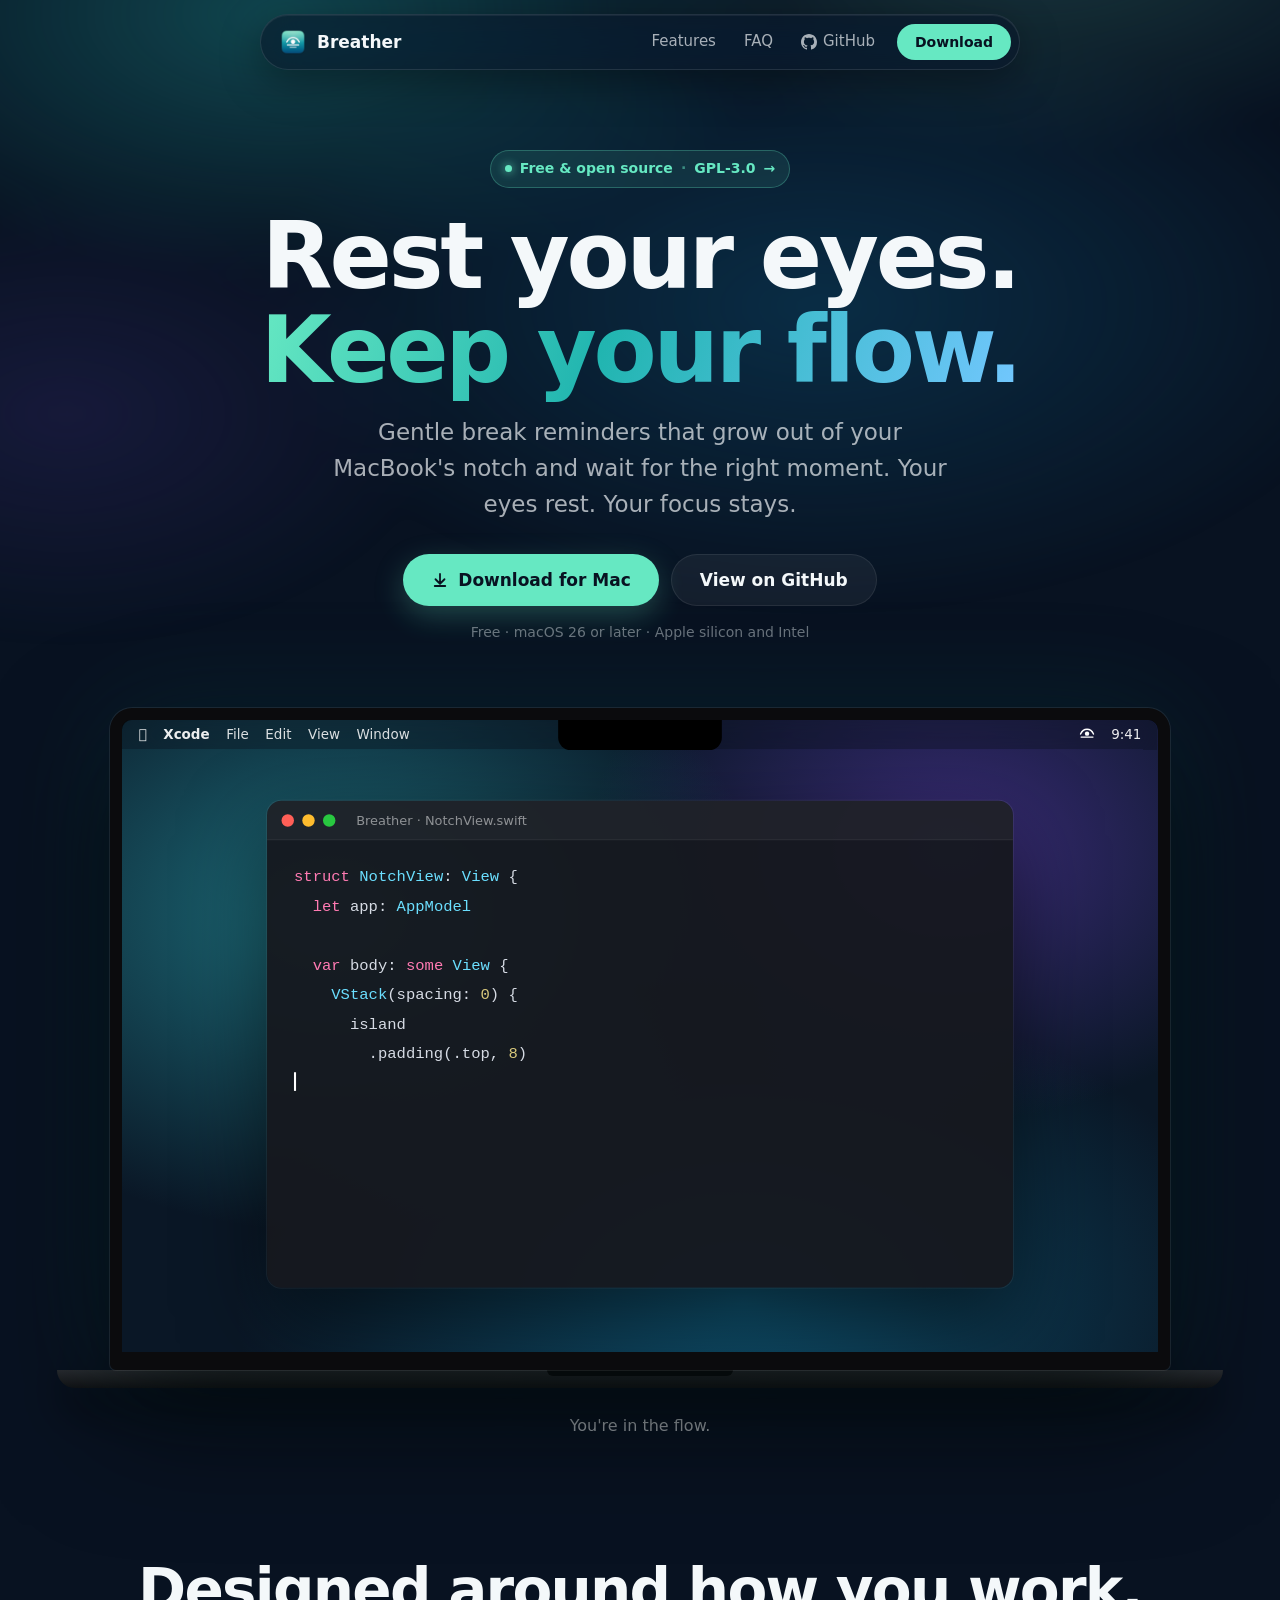
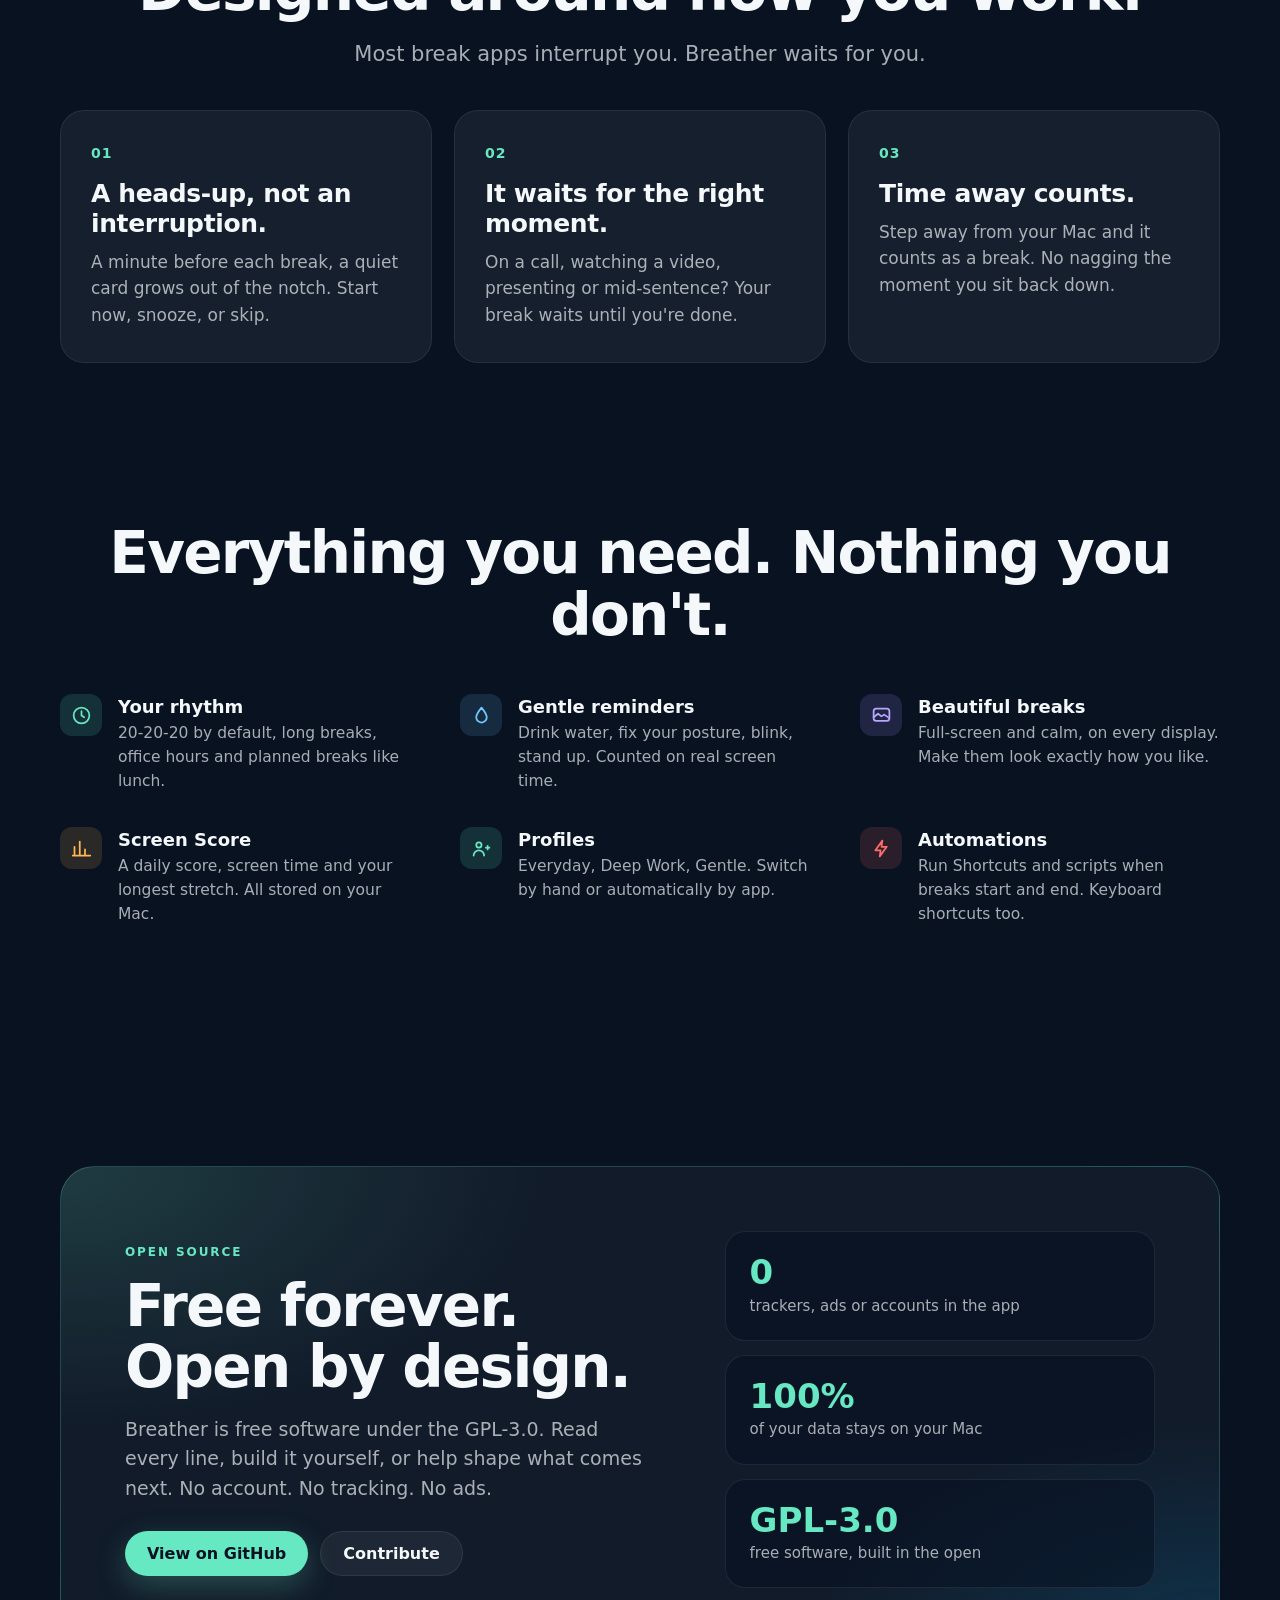
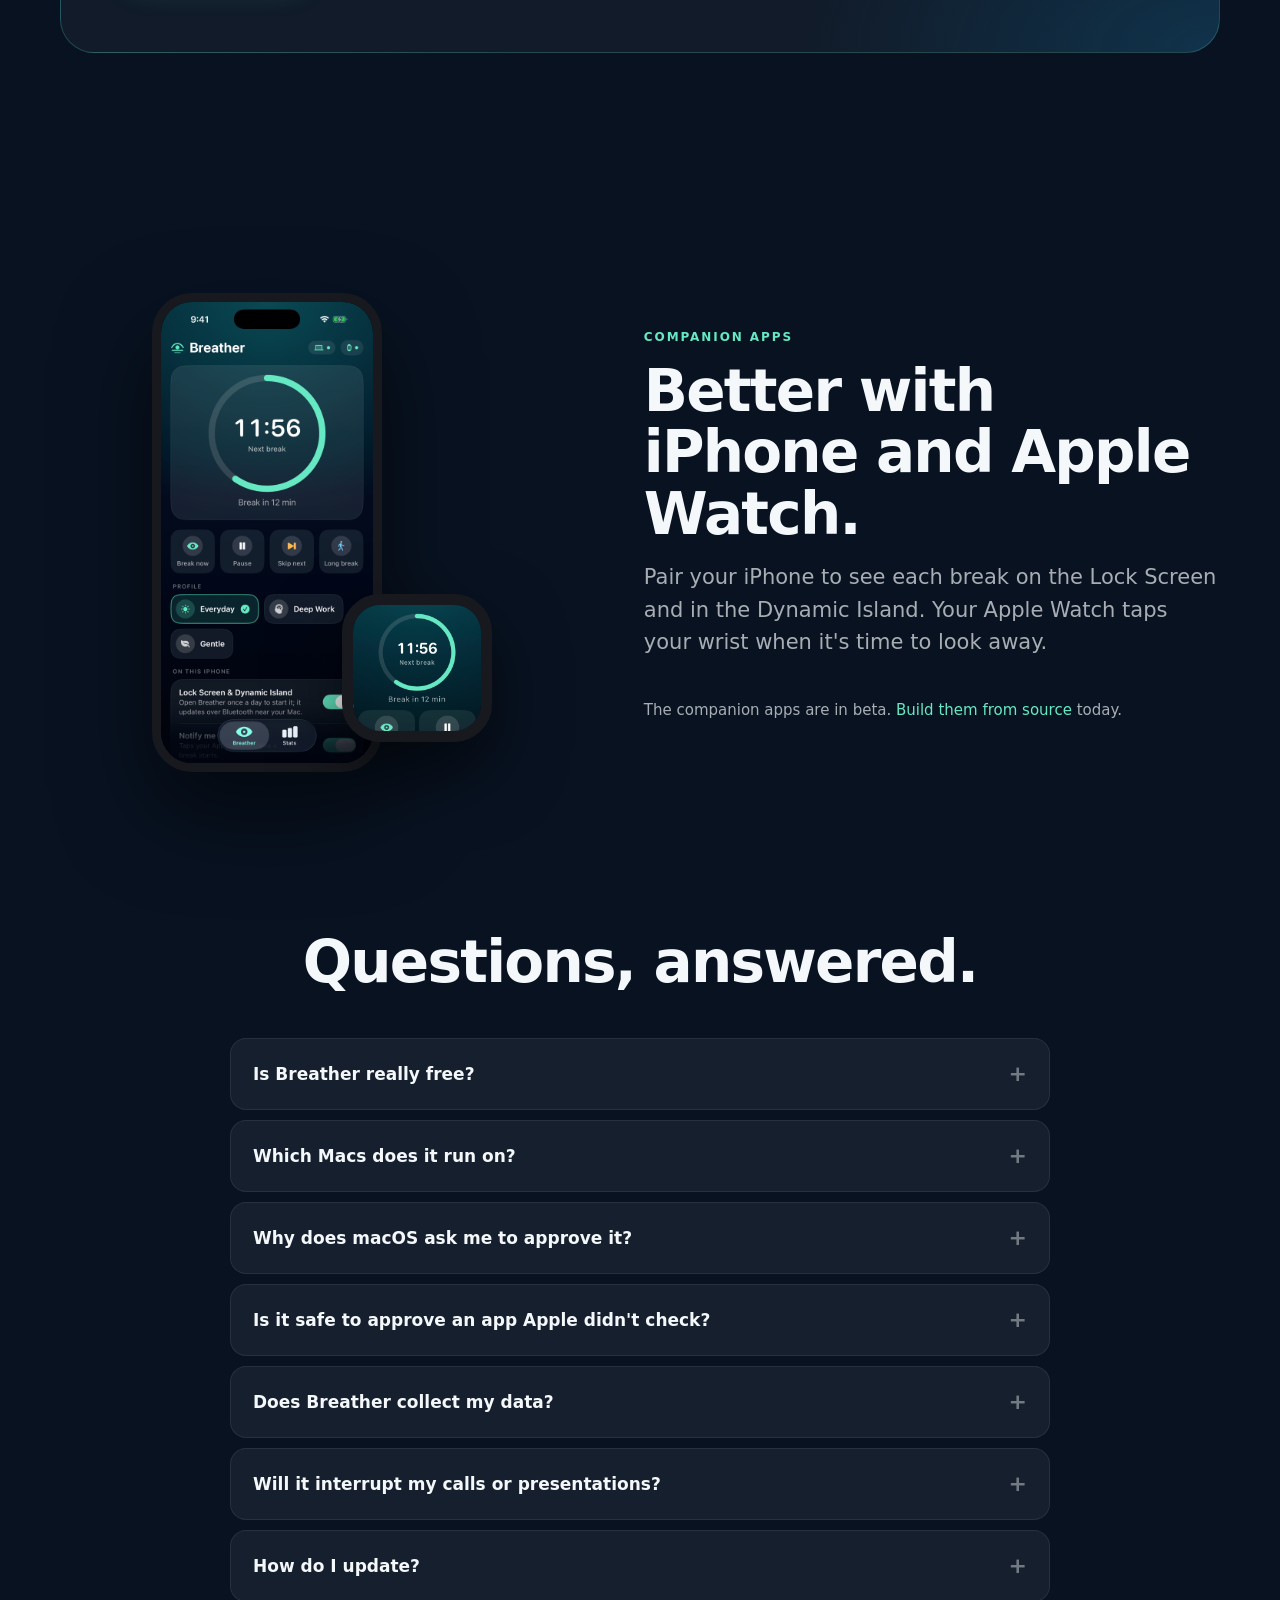
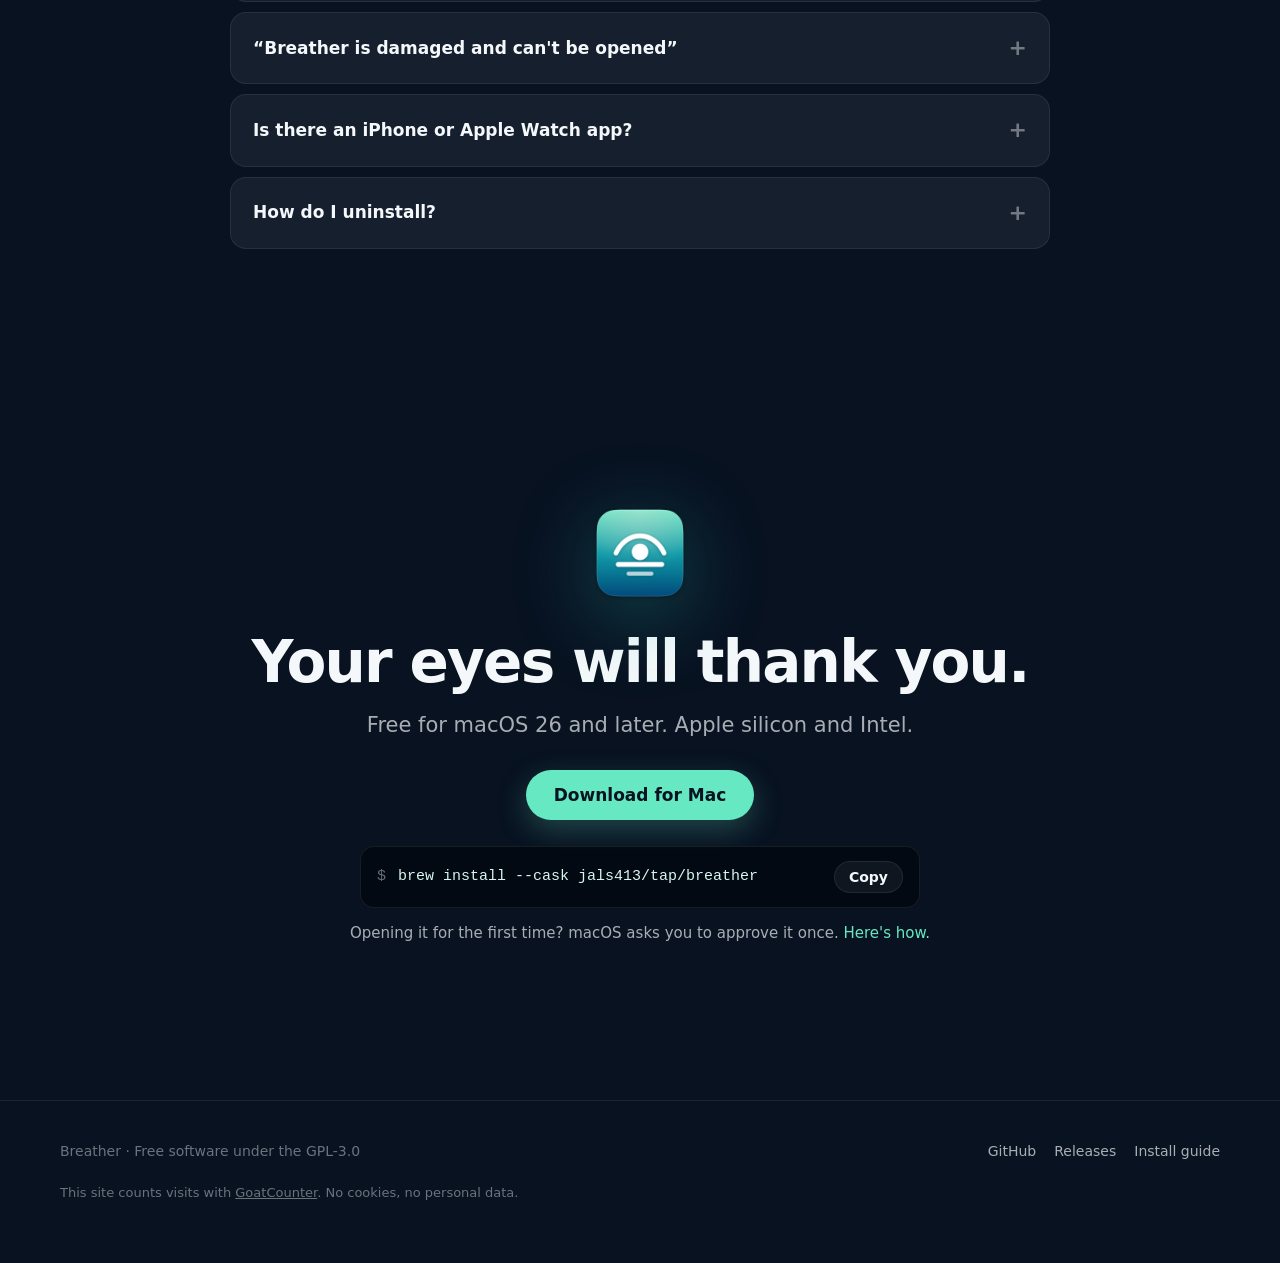
<file: website/index.html>
<!doctype html>
<html lang="en">
<head>
  <meta charset="utf-8">
  <meta name="viewport" content="width=device-width, initial-scale=1">
  <title>Breather: free break reminders that live in your MacBook's notch</title>
  <meta name="description" content="Breather is a free, open-source Mac app that reminds you to rest your eyes. Heads-ups grow out of the notch, breaks wait while you're in a call or mid-sentence, and nothing leaves your Mac.">
  <link rel="canonical" href="https://jals413.github.io/breather/">
  <meta name="robots" content="index, follow">
  <meta name="author" content="Jal Thakor">
  <meta name="theme-color" content="#081221">
  <meta name="color-scheme" content="dark">

  <!-- Share previews (Open Graph: Slack, Discord, LinkedIn, iMessage, Reddit, Hacker News) -->
  <meta property="og:type" content="website">
  <meta property="og:site_name" content="Breather">
  <meta property="og:title" content="Breather: free break reminders that live in your MacBook's notch">
  <meta property="og:description" content="Breather is a free, open-source Mac app that reminds you to rest your eyes. Heads-ups grow out of the notch, breaks wait while you're in a call or mid-sentence, and nothing leaves your Mac.">
  <meta property="og:url" content="https://jals413.github.io/breather/">
  <meta property="og:image" content="https://jals413.github.io/breather/assets/img/social.png">
  <meta property="og:image:width" content="2400">
  <meta property="og:image:height" content="1260">
  <meta property="og:image:alt" content="Breather: break reminders that grow out of your MacBook's notch. Free and open source.">
  <meta property="og:locale" content="en_US">

  <!-- X / Twitter -->
  <meta name="twitter:card" content="summary_large_image">
  <meta name="twitter:title" content="Breather: free break reminders that live in your MacBook's notch">
  <meta name="twitter:description" content="Breather is a free, open-source Mac app that reminds you to rest your eyes. Heads-ups grow out of the notch, breaks wait while you're in a call or mid-sentence, and nothing leaves your Mac.">
  <meta name="twitter:image" content="https://jals413.github.io/breather/assets/img/social.png">
  <meta name="twitter:image:alt" content="Breather: break reminders that grow out of your MacBook's notch. Free and open source.">

  <link rel="icon" type="image/png" sizes="64x64" href="assets/img/favicon.png">
  <link rel="apple-touch-icon" href="assets/img/apple-touch-icon.png">
  <link rel="stylesheet" href="assets/style.css">
  <script type="application/ld+json">
  {
    "@context": "https://schema.org",
    "@type": "SoftwareApplication",
    "name": "Breather",
    "description": "Free, open-source break reminders for macOS that grow out of your MacBook's notch and wait for the right moment.",
    "applicationCategory": "HealthApplication",
    "operatingSystem": "macOS 26 or later",
    "url": "https://jals413.github.io/breather/",
    "downloadUrl": "https://github.com/jals413/breather/releases/latest/download/Breather.dmg",
    "softwareVersion": "1.0.1",
    "image": "https://jals413.github.io/breather/assets/img/icon-512.png",
    "screenshot": "https://jals413.github.io/breather/assets/img/social.png",
    "license": "https://www.gnu.org/licenses/gpl-3.0.html",
    "isAccessibleForFree": true,
    "offers": { "@type": "Offer", "price": "0", "priceCurrency": "USD" },
    "author": { "@type": "Person", "name": "Jal Thakor", "url": "https://github.com/jals413" },
    "codeRepository": "https://github.com/jals413/breather"
  }
  </script>
  <script type="application/ld+json">
{
  "@context": "https://schema.org",
  "@type": "FAQPage",
  "mainEntity": [
    {
      "@type": "Question",
      "name": "Is Breather really free?",
      "acceptedAnswer": {
        "@type": "Answer",
        "text": "Yes. It's free and open source under the GNU GPL v3.0. No trials, no subscriptions, no accounts."
      }
    },
    {
      "@type": "Question",
      "name": "Which Macs does it run on?",
      "acceptedAnswer": {
        "@type": "Answer",
        "text": "Any Mac on macOS 26 Tahoe or later, including macOS 27, with Apple silicon or Intel. On Macs without a notch, alerts appear as a floating pill under the menu bar."
      }
    },
    {
      "@type": "Question",
      "name": "Why does macOS ask me to approve it?",
      "acceptedAnswer": {
        "@type": "Answer",
        "text": "Breather isn't notarized by Apple yet, because that needs a paid developer account. Homebrew and the one-line installer handle it for you. With the DMG, approve it once in Privacy & Security. See the steps."
      }
    },
    {
      "@type": "Question",
      "name": "Is it safe to approve an app Apple didn't check?",
      "acceptedAnswer": {
        "@type": "Answer",
        "text": "Only approve apps you trust. Breather's full source is on GitHub, every release is built there by GitHub Actions from the tagged code, and each release lists SHA-256 checksums you can verify."
      }
    },
    {
      "@type": "Question",
      "name": "Does Breather collect my data?",
      "acceptedAnswer": {
        "@type": "Answer",
        "text": "No. The app has no accounts, no analytics and no ads. Your stats stay on your Mac. The only network request is an optional daily check for new versions on GitHub."
      }
    },
    {
      "@type": "Question",
      "name": "Will it interrupt my calls or presentations?",
      "acceptedAnswer": {
        "@type": "Answer",
        "text": "No. Breaks wait while your mic or camera is on, while a video plays, while you share your screen or present, and while you're typing. You choose which of these count."
      }
    },
    {
      "@type": "Question",
      "name": "How do I update?",
      "acceptedAnswer": {
        "@type": "Answer",
        "text": "Breather tells you in the notch when a new version is out. With Homebrew, run brew upgrade --cask breather. Otherwise run the one-line installer again or download the new DMG."
      }
    },
    {
      "@type": "Question",
      "name": "“Breather is damaged and can't be opened”",
      "acceptedAnswer": {
        "@type": "Answer",
        "text": "That's macOS's message for apps that aren't notarized, not real damage. Run xattr -dr com.apple.quarantine /Applications/Breather.app, or reinstall with Homebrew or the one-line installer."
      }
    },
    {
      "@type": "Question",
      "name": "Is there an iPhone or Apple Watch app?",
      "acceptedAnswer": {
        "@type": "Answer",
        "text": "Yes, in beta. Breaks show on your Lock Screen and in the Dynamic Island, and your Watch taps your wrist. Build them from source for now."
      }
    },
    {
      "@type": "Question",
      "name": "How do I uninstall?",
      "acceptedAnswer": {
        "@type": "Answer",
        "text": "Quit Breather from the menu bar and move it to the Bin. With Homebrew, run brew uninstall --zap --cask breather to remove its data too."
      }
    }
  ]
}
  </script>
  <!-- Visitor counts: GoatCounter (open source, no cookies, no personal data). -->
  <script data-goatcounter="https://breather.goatcounter.com/count" async src="https://gc.zgo.at/count.js"></script>
</head>
<body class="home">
  <div class="aurora" aria-hidden="true"></div>

  <nav class="top">
    <div class="nav-pill">
      <a class="brand" href="./"><img src="assets/img/icon-256.png" alt=""><span>Breather</span></a>
      <div class="links">
        <a href="./#features" class="nav-features">Features</a>
        <a href="./#faq">FAQ</a>
        <a href="https://github.com/jals413/breather" class="gh" data-goatcounter-click="nav-github">
          <svg viewBox="0 0 16 16" width="16" height="16" fill="currentColor" aria-hidden="true"><path d="M8 0C3.58 0 0 3.58 0 8c0 3.54 2.29 6.53 5.47 7.59.4.07.55-.17.55-.38 0-.19-.01-.82-.01-1.49-2.01.37-2.53-.49-2.69-.94-.09-.23-.48-.94-.82-1.13-.28-.15-.68-.52-.01-.53.63-.01 1.08.58 1.23.82.72 1.21 1.87.87 2.33.66.07-.52.28-.87.51-1.07-1.78-.2-3.64-.89-3.64-3.95 0-.87.31-1.59.82-2.15-.08-.2-.36-1.02.08-2.12 0 0 .67-.21 2.2.82.64-.18 1.32-.27 2-.27.68 0 1.36.09 2 .27 1.53-1.04 2.2-.82 2.2-.82.44 1.1.16 1.92.08 2.12.51.56.82 1.27.82 2.15 0 3.07-1.87 3.75-3.65 3.95.29.25.54.73.54 1.48 0 1.07-.01 1.93-.01 2.2 0 .21.15.46.55.38A8.013 8.013 0 0016 8c0-4.42-3.58-8-8-8z"/></svg>
          <span>GitHub</span>
        </a>
        <a class="btn btn-primary btn-small" href="./#get" data-goatcounter-click="nav-download">Download</a>
      </div>
    </div>
  </nav>

  <!-- Hero -->
  <header class="hero">
    <div class="wrap">
      <a class="oss-pill reveal" href="https://github.com/jals413/breather" data-goatcounter-click="github-pill">
        <span class="dot"></span> Free &amp; open source <span class="sep">·</span> GPL-3.0 <span class="arrow">→</span>
      </a>
      <h1 class="reveal">Rest your eyes.<br><span>Keep your flow.</span></h1>
      <p class="lead reveal">Gentle break reminders that grow out of your MacBook's notch and wait for the right moment. Your eyes rest. Your focus stays.</p>
      <div class="actions reveal">
        <a class="btn btn-primary btn-large" href="https://github.com/jals413/breather/releases/latest/download/Breather.dmg" data-goatcounter-click="download-dmg-hero">
          <svg width="18" height="18" viewBox="0 0 24 24" fill="none" stroke="currentColor" stroke-width="2.4" stroke-linecap="round" stroke-linejoin="round" aria-hidden="true"><path d="M12 4v12M6 11l6 6 6-6M5 20h14"/></svg>
          Download for Mac
        </a>
        <a class="btn btn-glass btn-large" href="https://github.com/jals413/breather" data-goatcounter-click="github-hero">View on GitHub</a>
      </div>
      <p class="meta reveal">Free · macOS 26 or later · Apple silicon and Intel</p>
    </div>

    <!-- The desktop demo -->
    <div class="demo-wrap reveal" aria-label="Animated demo: a break reminder grows out of the MacBook notch, then a full-screen break">
      <div class="macbook">
        <div class="screen" id="screen">
          <div class="canvas" id="canvas">
            <div class="wallpaper"></div>

            <div class="menubar">
              <div class="left"><b>&#63743;</b><b>Xcode</b><span>File</span><span>Edit</span><span>View</span><span>Window</span></div>
              <div class="right">
                <span class="mb-mark"><svg viewBox="0 0 24 24" width="15" height="15" fill="none" stroke="currentColor" stroke-width="2.2" stroke-linecap="round"><path d="M2 12C6.5 2.4 17.5 2.4 22 12"/><circle cx="12" cy="11.5" r="3.4" fill="currentColor" stroke="none"/><path d="M2.9 16.8H21.1"/></svg></span>
                <span id="clock">9:41</span>
              </div>
            </div>

            <div class="window">
              <div class="titlebar"><i></i><i></i><i></i><span>Breather · NotchView.swift</span></div>
              <div class="code-lines" id="code">
                <div class="ln"><b class="k">struct</b> <b class="t">NotchView</b>: <b class="t">View</b> {</div>
                <div class="ln">&nbsp;&nbsp;<b class="k">let</b> app: <b class="t">AppModel</b></div>
                <div class="ln">&nbsp;</div>
                <div class="ln">&nbsp;&nbsp;<b class="k">var</b> body: <b class="k">some</b> <b class="t">View</b> {</div>
                <div class="ln">&nbsp;&nbsp;&nbsp;&nbsp;<b class="t">VStack</b>(spacing: <b class="n">0</b>) {</div>
                <div class="ln">&nbsp;&nbsp;&nbsp;&nbsp;&nbsp;&nbsp;island</div>
                <div class="ln">&nbsp;&nbsp;&nbsp;&nbsp;&nbsp;&nbsp;&nbsp;&nbsp;.padding(.top, <b class="n">8</b>)</div>
                <div class="ln typing"><span id="typed"></span><span class="caret"></span></div>
              </div>
            </div>

            <!-- The island growing out of the notch -->
            <div class="island" id="island" data-state="resting">
              <div class="ears"><span class="ring"></span><span id="ears-time">1:00</span></div>
              <div class="iz headsup">
                <div class="row">
                  <div class="badge amber"><svg viewBox="0 0 24 24" width="19" height="19" fill="none" stroke="currentColor" stroke-width="2.2" stroke-linecap="round"><path d="M2 12C6.5 2.4 17.5 2.4 22 12"/><circle cx="12" cy="11.5" r="3.4" fill="currentColor" stroke="none"/><path d="M2.9 16.8H21.1"/><path d="M7.2 20.6H16.8" opacity=".7"/></svg></div>
                  <div><div class="title">Eye break soon</div><div class="sub">20 seconds · waits for a pause</div></div>
                  <div class="time amber-t" id="hu-time">0:58</div>
                </div>
                <div class="pills"><span class="pill primary">Start now</span><span class="pill">+1 min</span><span class="pill">+5 min</span><span class="pill subtle">Skip</span></div>
              </div>
              <div class="iz countdown">
                <div class="row">
                  <div class="badge amber"><svg viewBox="0 0 24 24" width="19" height="19" fill="none" stroke="currentColor" stroke-width="2.2" stroke-linecap="round"><path d="M2 12C6.5 2.4 17.5 2.4 22 12"/><circle cx="12" cy="11.5" r="3.4" fill="currentColor" stroke="none"/><path d="M2.9 16.8H21.1"/><path d="M7.2 20.6H16.8" opacity=".7"/></svg></div>
                  <div><div class="title">Look away</div><div class="sub">Short break</div></div>
                  <div class="time amber-t" id="cd-time">3</div>
                </div>
              </div>
            </div>

            <!-- The full-screen break: Forest aurora, large rounded digits -->
            <div class="break" id="break">
              <div class="break-aurora"></div>
              <div class="break-content">
                <div class="b-clock" id="break-clock">9:41 AM</div>
                <div class="kind"><svg viewBox="0 0 24 24" width="15" height="15" fill="none" stroke="currentColor" stroke-width="2.2" stroke-linecap="round"><path d="M2 12C6.5 2.4 17.5 2.4 22 12"/><circle cx="12" cy="11.5" r="3.4" fill="currentColor" stroke="none"/><path d="M2.9 16.8H21.1"/></svg>SHORT BREAK</div>
                <div class="break-time" id="break-time">0:20</div>
                <div class="breathe" id="breathe">Breathe in</div>
                <div class="message">Roll your shoulders and breathe out.</div>
                <div class="b-controls"><span>+1 min</span><span>+5 min</span><span class="end" id="break-end">Skip</span><span class="lock"><svg viewBox="0 0 24 24" width="13" height="13" fill="currentColor"><path d="M7 10V7a5 5 0 0 1 10 0v3h1a2 2 0 0 1 2 2v8a2 2 0 0 1-2 2H6a2 2 0 0 1-2-2v-8a2 2 0 0 1 2-2zm2 0h6V7a3 3 0 0 0-6 0z"/></svg></span></div>
              </div>
            </div>
          </div>
          <div class="notch" aria-hidden="true"></div>
        </div>
        <div class="base"></div>
      </div>
      <p class="demo-caption" id="caption">You're in the flow.</p>
      <div class="demo-progress" id="demo-progress" hidden>
        <div class="bar"><i id="demo-bar"></i></div>
        <button class="skip-demo" id="skip-demo" type="button">Skip demo</button>
      </div>
    </div>
  </header>

  <!-- How it works -->
  <section class="how" id="features">
    <div class="wrap">
      <div class="center"><h2 class="reveal">Designed around how you work.</h2><p class="section-lead reveal">Most break apps interrupt you. Breather waits for you.</p></div>
      <div class="how-grid">
        <div class="how-item reveal">
          <div class="num">01</div>
          <h3>A heads-up, not an interruption.</h3>
          <p>A minute before each break, a quiet card grows out of the notch. Start now, snooze, or skip.</p>
        </div>
        <div class="how-item reveal">
          <div class="num">02</div>
          <h3>It waits for the right moment.</h3>
          <p>On a call, watching a video, presenting or mid-sentence? Your break waits until you're done.</p>
        </div>
        <div class="how-item reveal">
          <div class="num">03</div>
          <h3>Time away counts.</h3>
          <p>Step away from your Mac and it counts as a break. No nagging the moment you sit back down.</p>
        </div>
      </div>
    </div>
  </section>

  <!-- Everything else, at a glance -->
  <section class="features">
    <div class="wrap">
      <div class="center"><h2 class="reveal">Everything you need. Nothing you don't.</h2></div>
      <div class="feature-list">
        <div class="feature reveal"><span class="f-ico mint"><svg viewBox="0 0 24 24" fill="none" stroke="currentColor" stroke-width="2" stroke-linecap="round" stroke-linejoin="round"><circle cx="12" cy="12" r="9"/><path d="M12 7v5l3 2"/></svg></span><div><h3>Your rhythm</h3><p>20-20-20 by default, long breaks, office hours and planned breaks like lunch.</p></div></div>
        <div class="feature reveal"><span class="f-ico sky"><svg viewBox="0 0 24 24" fill="none" stroke="currentColor" stroke-width="2" stroke-linecap="round" stroke-linejoin="round"><path d="M12 3c3 4 6 7 6 11a6 6 0 0 1-12 0c0-4 3-7 6-11z"/></svg></span><div><h3>Gentle reminders</h3><p>Drink water, fix your posture, blink, stand up. Counted on real screen time.</p></div></div>
        <div class="feature reveal"><span class="f-ico violet"><svg viewBox="0 0 24 24" fill="none" stroke="currentColor" stroke-width="2" stroke-linecap="round" stroke-linejoin="round"><rect x="3" y="4" width="18" height="14" rx="3"/><path d="M3 14l5-4 4 3 3-2 6 4"/></svg></span><div><h3>Beautiful breaks</h3><p>Full-screen and calm, on every display. Make them look exactly how you like.</p></div></div>
        <div class="feature reveal"><span class="f-ico amber"><svg viewBox="0 0 24 24" fill="none" stroke="currentColor" stroke-width="2" stroke-linecap="round" stroke-linejoin="round"><path d="M4 20V10M10 20V4M16 20v-7M22 20H2"/></svg></span><div><h3>Screen Score</h3><p>A daily score, screen time and your longest stretch. All stored on your Mac.</p></div></div>
        <div class="feature reveal"><span class="f-ico mint"><svg viewBox="0 0 24 24" fill="none" stroke="currentColor" stroke-width="2" stroke-linecap="round" stroke-linejoin="round"><circle cx="9" cy="8" r="3"/><path d="M3 20a6 6 0 0 1 12 0M17 11h4M19 9v4"/></svg></span><div><h3>Profiles</h3><p>Everyday, Deep Work, Gentle. Switch by hand or automatically by app.</p></div></div>
        <div class="feature reveal"><span class="f-ico coral"><svg viewBox="0 0 24 24" fill="none" stroke="currentColor" stroke-width="2" stroke-linecap="round" stroke-linejoin="round"><path d="M13 3L5 14h6l-1 7 8-11h-6z"/></svg></span><div><h3>Automations</h3><p>Run Shortcuts and scripts when breaks start and end. Keyboard shortcuts too.</p></div></div>
      </div>
    </div>
  </section>

  <!-- Open source -->
  <section class="oss">
    <div class="wrap">
      <div class="oss-card reveal">
        <div class="oss-text">
          <div class="eyebrow">Open source</div>
          <h2>Free forever.<br>Open by design.</h2>
          <p>Breather is free software under the GPL-3.0. Read every line, build it yourself, or help shape what comes next. No account. No tracking. No ads.</p>
          <div class="actions-left">
            <a class="btn btn-primary" href="https://github.com/jals413/breather" data-goatcounter-click="github-oss">View on GitHub</a>
            <a class="btn btn-glass" href="https://github.com/jals413/breather/blob/main/CONTRIBUTING.md" data-goatcounter-click="contribute">Contribute</a>
          </div>
        </div>
        <ul class="oss-facts">
          <li><b>0</b><span>trackers, ads or accounts in the app</span></li>
          <li><b>100%</b><span>of your data stays on your Mac</span></li>
          <li><b>GPL-3.0</b><span>free software, built in the open</span></li>
        </ul>
      </div>
    </div>
  </section>

  <!-- Companion -->
  <section class="companion">
    <div class="wrap companion-grid">
      <div class="companion-devices reveal">
        <img class="phone" src="assets/img/phone-home.png" alt="Breather on iPhone" loading="lazy">
        <img class="watch" src="assets/img/watch-home.png" alt="Breather on Apple Watch" loading="lazy">
      </div>
      <div class="reveal">
        <div class="eyebrow">Companion apps</div>
        <h2>Better with iPhone and Apple Watch.</h2>
        <p class="section-lead">Pair your iPhone to see each break on the Lock Screen and in the Dynamic Island. Your Apple Watch taps your wrist when it's time to look away.</p>
        <p class="note">The companion apps are in beta. <a href="https://github.com/jals413/breather#iphone--apple-watch">Build them from source</a> today.</p>
      </div>
    </div>
  </section>

  <!-- Questions -->
  <section class="faq" id="faq">
    <div class="wrap faq-wrap">
      <div class="center"><h2 class="reveal">Questions, answered.</h2></div>
      <div class="faq-list reveal">
        <details><summary>Is Breather really free?</summary><p>Yes. It's free and open source under the GNU GPL v3.0. No trials, no subscriptions, no accounts.</p></details>
        <details><summary>Which Macs does it run on?</summary><p>Any Mac on macOS 26 Tahoe or later, including macOS 27, with Apple silicon or Intel. On Macs without a notch, alerts appear as a floating pill under the menu bar.</p></details>
        <details><summary>Why does macOS ask me to approve it?</summary><p>Breather isn't notarized by Apple yet, because that needs a paid developer account. Homebrew and the one-line installer handle it for you. With the DMG, approve it once in Privacy &amp; Security. <a href="install.html">See the steps.</a></p></details>
        <details><summary>Is it safe to approve an app Apple didn't check?</summary><p>Only approve apps you trust. Breather's full source is on <a href="https://github.com/jals413/breather">GitHub</a>, every release is built there by GitHub Actions from the tagged code, and each release lists SHA-256 checksums you can verify.</p></details>
        <details><summary>Does Breather collect my data?</summary><p>No. The app has no accounts, no analytics and no ads. Your stats stay on your Mac. The only network request is an optional daily check for new versions on GitHub.</p></details>
        <details><summary>Will it interrupt my calls or presentations?</summary><p>No. Breaks wait while your mic or camera is on, while a video plays, while you share your screen or present, and while you're typing. You choose which of these count.</p></details>
        <details><summary>How do I update?</summary><p>Breather tells you in the notch when a new version is out. With Homebrew, run <kbd>brew upgrade --cask breather</kbd>. Otherwise run the one-line installer again or download the new DMG.</p></details>
        <details><summary>“Breather is damaged and can't be opened”</summary><p>That's macOS's message for apps that aren't notarized, not real damage. Run <kbd>xattr -dr com.apple.quarantine /Applications/Breather.app</kbd>, or reinstall with Homebrew or the one-line installer.</p></details>
        <details><summary>Is there an iPhone or Apple Watch app?</summary><p>Yes, in beta. Breaks show on your Lock Screen and in the Dynamic Island, and your Watch taps your wrist. <a href="https://github.com/jals413/breather#iphone--apple-watch">Build them from source</a> for now.</p></details>
        <details><summary>How do I uninstall?</summary><p>Quit Breather from the menu bar and move it to the Bin. With Homebrew, run <kbd>brew uninstall --zap --cask breather</kbd> to remove its data too.</p></details>
      </div>
    </div>
  </section>

  <!-- Get it -->
  <section class="get" id="get">
    <div class="wrap center">
      <img class="get-icon reveal" src="assets/img/icon-256.png" alt="">
      <h2 class="reveal">Your eyes will thank you.</h2>
      <p class="section-lead reveal">Free for macOS 26 and later. Apple silicon and Intel.</p>
      <div class="actions reveal">
        <a class="btn btn-primary btn-large" href="https://github.com/jals413/breather/releases/latest/download/Breather.dmg" data-goatcounter-click="download-dmg-get">Download for Mac</a>
      </div>
      <div class="code get-code reveal"><span class="prompt">$</span><code>brew install --cask jals413/tap/breather</code><button class="btn btn-glass btn-small copy" data-event="copy-brew">Copy</button></div>
      <p class="note reveal">Opening it for the first time? macOS asks you to approve it once. <a href="install.html">Here's how.</a></p>
    </div>
  </section>

  <footer>
    <div class="wrap">
      <span>Breather · Free software under the GPL-3.0</span>
      <div class="links">
        <a href="https://github.com/jals413/breather">GitHub</a>
        <a href="https://github.com/jals413/breather/releases">Releases</a>
        <a href="install.html">Install guide</a>
      </div>
      <p class="privacy">This site counts visits with <a href="https://www.goatcounter.com">GoatCounter</a>. No cookies, no personal data.</p>
    </div>
  </footer>

  <script src="assets/site.js"></script>
</body>
</html>
</file>
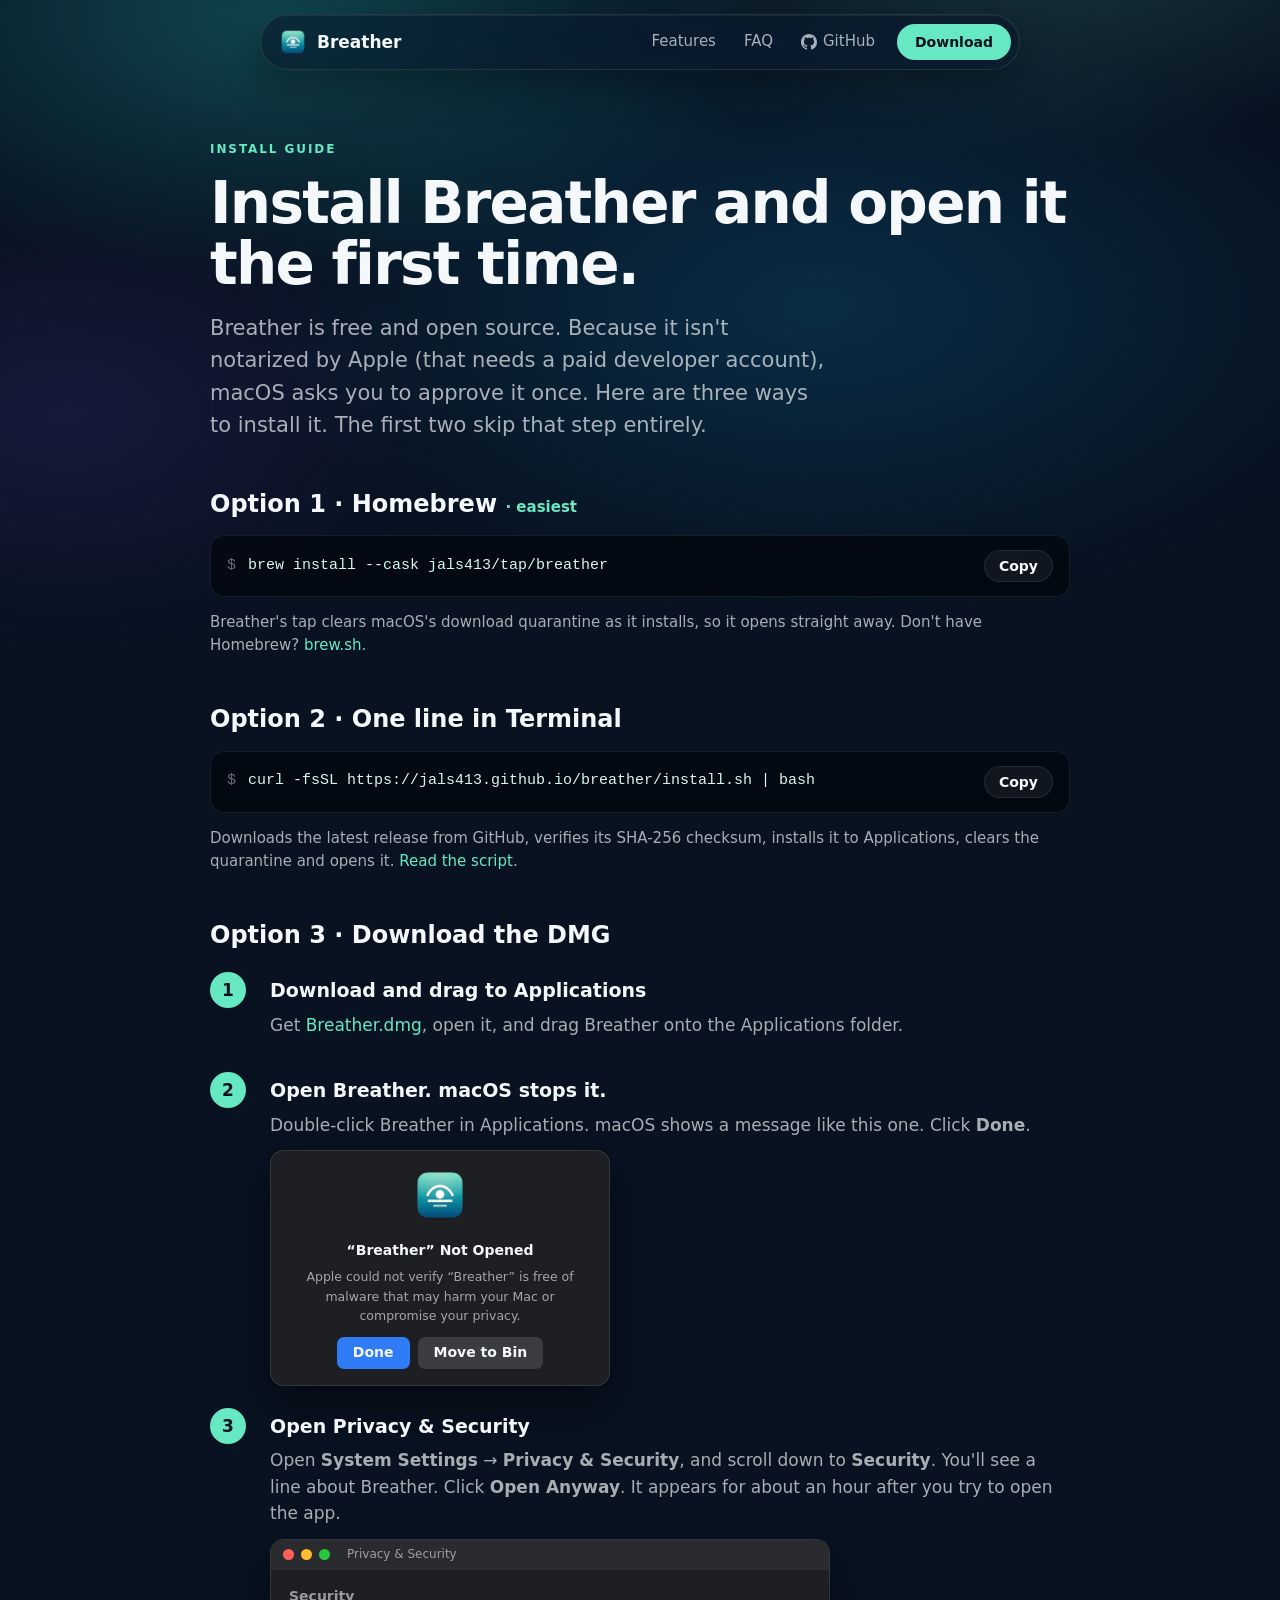
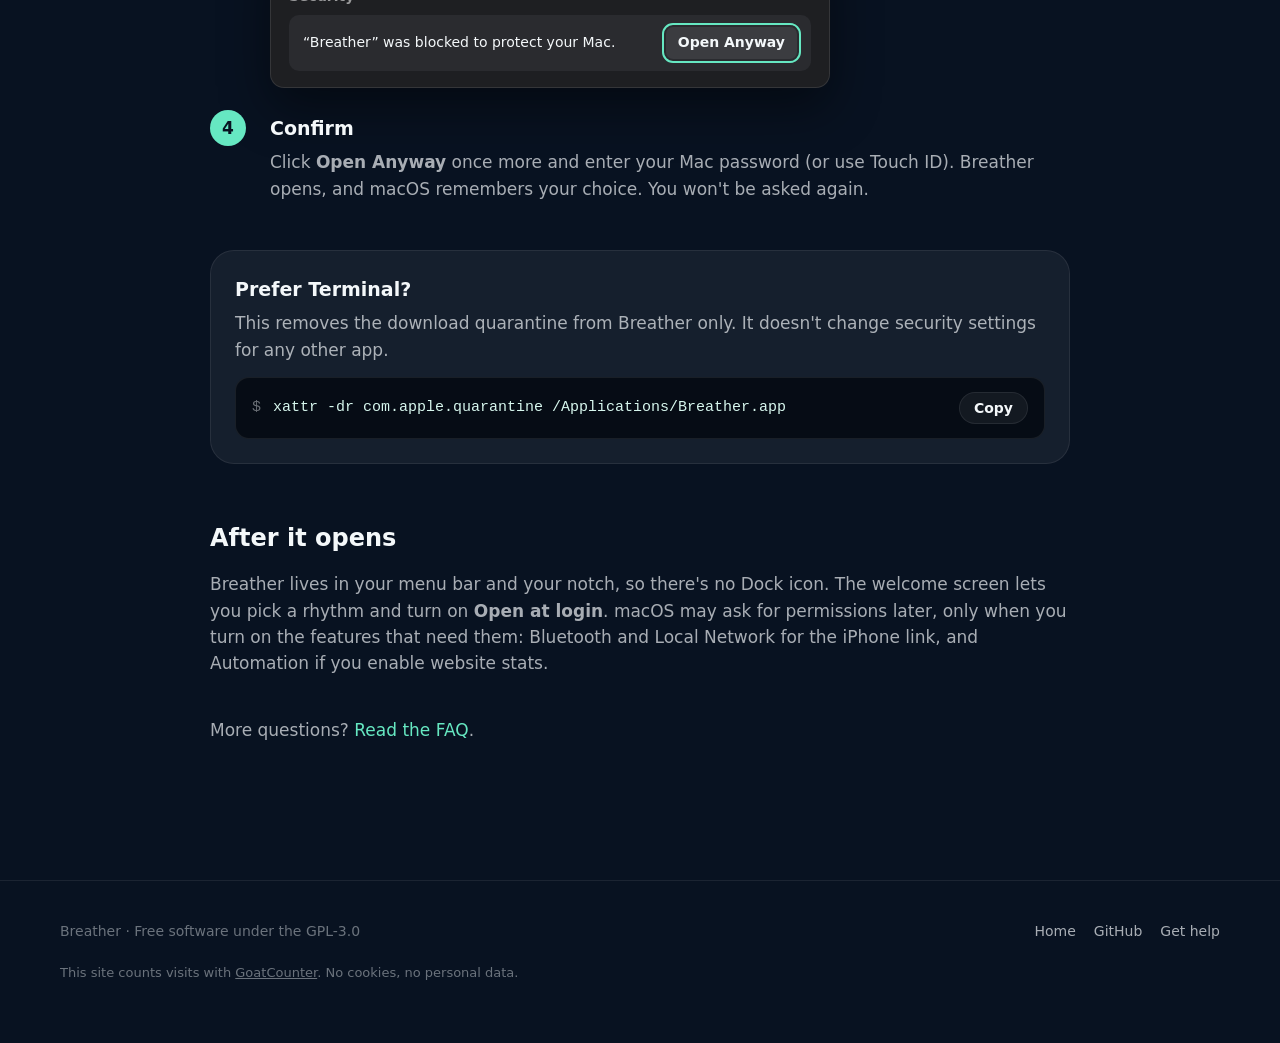
<file: website/install.html>
<!doctype html>
<html lang="en">
<head>
  <meta charset="utf-8">
  <meta name="viewport" content="width=device-width, initial-scale=1">
  <title>Install Breather on your Mac</title>
  <meta name="description" content="Install Breather with Homebrew, one line in Terminal, or the DMG, and open it the first time with a one-time Open Anyway.">
  <link rel="canonical" href="https://jals413.github.io/breather/install.html">
  <meta name="robots" content="index, follow">
  <meta name="author" content="Jal Thakor">
  <meta name="theme-color" content="#081221">
  <meta name="color-scheme" content="dark">

  <!-- Share previews (Open Graph: Slack, Discord, LinkedIn, iMessage, Reddit, Hacker News) -->
  <meta property="og:type" content="website">
  <meta property="og:site_name" content="Breather">
  <meta property="og:title" content="Install Breather on your Mac">
  <meta property="og:description" content="Install Breather with Homebrew, one line in Terminal, or the DMG, and open it the first time with a one-time Open Anyway.">
  <meta property="og:url" content="https://jals413.github.io/breather/install.html">
  <meta property="og:image" content="https://jals413.github.io/breather/assets/img/social.png">
  <meta property="og:image:width" content="2400">
  <meta property="og:image:height" content="1260">
  <meta property="og:image:alt" content="Breather: break reminders that grow out of your MacBook's notch. Free and open source.">
  <meta property="og:locale" content="en_US">

  <!-- X / Twitter -->
  <meta name="twitter:card" content="summary_large_image">
  <meta name="twitter:title" content="Install Breather on your Mac">
  <meta name="twitter:description" content="Install Breather with Homebrew, one line in Terminal, or the DMG, and open it the first time with a one-time Open Anyway.">
  <meta name="twitter:image" content="https://jals413.github.io/breather/assets/img/social.png">
  <meta name="twitter:image:alt" content="Breather: break reminders that grow out of your MacBook's notch. Free and open source.">

  <link rel="icon" type="image/png" sizes="64x64" href="assets/img/favicon.png">
  <link rel="apple-touch-icon" href="assets/img/apple-touch-icon.png">
  <link rel="stylesheet" href="assets/style.css">
  <!-- Visitor counts: GoatCounter (open source, no cookies, no personal data). -->
  <script data-goatcounter="https://breather.goatcounter.com/count" async src="https://gc.zgo.at/count.js"></script>
</head>
<body>
  <div class="aurora" aria-hidden="true"></div>

  <nav class="top">
    <div class="nav-pill">
      <a class="brand" href="./"><img src="assets/img/icon-256.png" alt=""><span>Breather</span></a>
      <div class="links">
        <a href="./#features" class="nav-features">Features</a>
        <a href="./#faq">FAQ</a>
        <a href="https://github.com/jals413/breather" class="gh" data-goatcounter-click="nav-github">
          <svg viewBox="0 0 16 16" width="16" height="16" fill="currentColor" aria-hidden="true"><path d="M8 0C3.58 0 0 3.58 0 8c0 3.54 2.29 6.53 5.47 7.59.4.07.55-.17.55-.38 0-.19-.01-.82-.01-1.49-2.01.37-2.53-.49-2.69-.94-.09-.23-.48-.94-.82-1.13-.28-.15-.68-.52-.01-.53.63-.01 1.08.58 1.23.82.72 1.21 1.87.87 2.33.66.07-.52.28-.87.51-1.07-1.78-.2-3.64-.89-3.64-3.95 0-.87.31-1.59.82-2.15-.08-.2-.36-1.02.08-2.12 0 0 .67-.21 2.2.82.64-.18 1.32-.27 2-.27.68 0 1.36.09 2 .27 1.53-1.04 2.2-.82 2.2-.82.44 1.1.16 1.92.08 2.12.51.56.82 1.27.82 2.15 0 3.07-1.87 3.75-3.65 3.95.29.25.54.73.54 1.48 0 1.07-.01 1.93-.01 2.2 0 .21.15.46.55.38A8.013 8.013 0 0016 8c0-4.42-3.58-8-8-8z"/></svg>
          <span>GitHub</span>
        </a>
        <a class="btn btn-primary btn-small" href="./#get" data-goatcounter-click="nav-download">Download</a>
      </div>
    </div>
  </nav>

  <section class="page-top">
    <div class="wrap" style="max-width:860px">
      <div class="eyebrow">Install guide</div>
      <h2>Install Breather and open it the first time.</h2>
      <p class="section-lead">Breather is free and open source. Because it isn't notarized by Apple (that needs a paid developer account), macOS asks you to approve it once. Here are three ways to install it. The first two skip that step entirely.</p>

      <h3 style="font-size:24px;margin:44px 0 12px">Option 1 · Homebrew <span class="mint" style="font-size:15px;font-weight:600">· easiest</span></h3>
      <div class="code"><span class="prompt">$</span><code>brew install --cask jals413/tap/breather</code><button class="btn btn-glass btn-small copy" data-event="copy-brew-guide">Copy</button></div>
      <p class="note">Breather's tap clears macOS's download quarantine as it installs, so it opens straight away. Don't have Homebrew? <a href="https://brew.sh">brew.sh</a>.</p>

      <h3 style="font-size:24px;margin:44px 0 12px">Option 2 · One line in Terminal</h3>
      <div class="code"><span class="prompt">$</span><code>curl -fsSL https://jals413.github.io/breather/install.sh | bash</code><button class="btn btn-glass btn-small copy" data-event="copy-curl">Copy</button></div>
      <p class="note">Downloads the latest release from GitHub, verifies its SHA-256 checksum, installs it to Applications, clears the quarantine and opens it. <a href="install.sh">Read the script</a>.</p>

      <h3 style="font-size:24px;margin:44px 0 18px">Option 3 · Download the DMG</h3>
      <div class="steps">
        <div class="step">
          <div>
            <h3>Download and drag to Applications</h3>
            <p>Get <a href="https://github.com/jals413/breather/releases/latest/download/Breather.dmg" data-goatcounter-click="download-dmg-guide">Breather.dmg</a>, open it, and drag Breather onto the Applications folder.</p>
          </div>
        </div>

        <div class="step">
          <div>
            <h3>Open Breather. macOS stops it.</h3>
            <p>Double-click Breather in Applications. macOS shows a message like this one. Click <b>Done</b>.</p>
            <div class="mac-window" style="max-width:340px">
              <div class="body dialog">
                <img src="assets/img/icon-256.png" alt="">
                <h4>“Breather” Not Opened</h4>
                <p>Apple could not verify “Breather” is free of malware that may harm your Mac or compromise your privacy.</p>
                <div class="btns"><span class="def">Done</span><span>Move to Bin</span></div>
              </div>
            </div>
          </div>
        </div>

        <div class="step">
          <div>
            <h3>Open Privacy &amp; Security</h3>
            <p>Open <b>System Settings</b> → <b>Privacy &amp; Security</b>, and scroll down to <b>Security</b>. You'll see a line about Breather. Click <b>Open Anyway</b>. It appears for about an hour after you try to open the app.</p>
            <div class="mac-window">
              <div class="bar"><i></i><i></i><i></i><span>Privacy &amp; Security</span></div>
              <div class="body">
                <div class="muted" style="font-weight:600;margin-bottom:8px">Security</div>
                <div class="group">
                  <div class="row">
                    <span>“Breather” was blocked to protect your Mac.</span>
                    <span class="mac-btn hl">Open Anyway</span>
                  </div>
                </div>
              </div>
            </div>
          </div>
        </div>

        <div class="step">
          <div>
            <h3>Confirm</h3>
            <p>Click <b>Open Anyway</b> once more and enter your Mac password (or use Touch ID). Breather opens, and macOS remembers your choice. You won't be asked again.</p>
          </div>
        </div>
      </div>

      <div class="card" style="margin-top:36px">
        <h3 style="margin-top:0">Prefer Terminal?</h3>
        <p style="margin-bottom:14px">This removes the download quarantine from Breather only. It doesn't change security settings for any other app.</p>
        <div class="code"><span class="prompt">$</span><code>xattr -dr com.apple.quarantine /Applications/Breather.app</code><button class="btn btn-glass btn-small copy" data-event="copy-xattr">Copy</button></div>
      </div>

      <h3 style="font-size:24px;margin:56px 0 12px">After it opens</h3>
      <p class="note" style="font-size:17px">Breather lives in your menu bar and your notch, so there's no Dock icon. The welcome screen lets you pick a rhythm and turn on <b>Open at login</b>. macOS may ask for permissions later, only when you turn on the features that need them: Bluetooth and Local Network for the iPhone link, and Automation if you enable website stats.</p>

      <p class="note" style="font-size:17px;margin-top:40px">More questions? <a href="./#faq">Read the FAQ</a>.</p>
    </div>
  </section>

  <footer>
    <div class="wrap">
      <span>Breather · Free software under the GPL-3.0</span>
      <div class="links">
        <a href="./">Home</a>
        <a href="https://github.com/jals413/breather">GitHub</a>
        <a href="https://github.com/jals413/breather/issues/new/choose">Get help</a>
      </div>
      <p class="privacy">This site counts visits with <a href="https://www.goatcounter.com">GoatCounter</a>. No cookies, no personal data.</p>
    </div>
  </footer>

  <script src="assets/site.js"></script>
</body>
</html>
</file>
<file: website/assets/style.css>
/* Breather website. Same palette, shapes and type as the apps. */
:root {
  --mint: #66e8c2;
  --teal: #21b5b0;
  --ocean: #0d618c;
  --night: #081221;
  --amber: #ffb854;
  --sky: #73c7ff;
  --alert: #ff6b6b;
  --text: #f4f8fa;
  --text-2: rgba(244, 248, 250, 0.68);
  --text-3: rgba(244, 248, 250, 0.42);
  --card: rgba(255, 255, 255, 0.055);
  --card-hover: rgba(255, 255, 255, 0.09);
  --stroke: rgba(255, 255, 255, 0.08);
  --radius: 24px;
  --font: -apple-system, BlinkMacSystemFont, "SF Pro Text", "Inter", system-ui, sans-serif;
  --font-display: -apple-system, BlinkMacSystemFont, "SF Pro Display", "Inter", system-ui, sans-serif;
  --font-round: ui-rounded, "SF Pro Rounded", -apple-system, system-ui, sans-serif;
  --font-mono: ui-monospace, "SF Mono", Menlo, monospace;
  color-scheme: dark;
}

* { box-sizing: border-box; }
html { scroll-behavior: smooth; }
body {
  margin: 0;
  font: 17px/1.55 var(--font);
  color: var(--text);
  background: var(--night);
  -webkit-font-smoothing: antialiased;
  overflow-x: hidden;
}
a { color: var(--mint); text-decoration: none; }
a:hover { text-decoration: underline; }
img { max-width: 100%; }
.wrap { width: min(1160px, 100% - 40px); margin: 0 auto; }
.center { text-align: center; }

/* Background glow */
.aurora {
  position: fixed; inset: -20vh -20vw auto; height: 120vh; z-index: -1; pointer-events: none;
  background:
    radial-gradient(40% 35% at 30% 18%, rgba(33, 181, 176, 0.32), transparent 70%),
    radial-gradient(35% 30% at 72% 10%, rgba(102, 232, 194, 0.18), transparent 70%),
    radial-gradient(45% 40% at 60% 45%, rgba(13, 97, 140, 0.34), transparent 70%),
    radial-gradient(30% 30% at 18% 55%, rgba(82, 56, 160, 0.2), transparent 70%);
  filter: blur(10px);
  animation: drift 26s ease-in-out infinite alternate;
}
@keyframes drift { to { transform: translate3d(3vw, 2vh, 0) scale(1.06); } }

/* Scroll reveal */
.reveal { opacity: 0; transform: translateY(22px); transition: opacity .8s ease, transform .8s cubic-bezier(.2, .8, .2, 1); }
.reveal.in { opacity: 1; transform: none; }

@media (prefers-reduced-motion: reduce) {
  html { scroll-behavior: auto; }
  .aurora, .marquee .track { animation: none !important; }
  .reveal { opacity: 1; transform: none; transition: none; }
}

/* Nav: a floating glass pill */
nav.top { position: fixed; top: 14px; left: 0; right: 0; z-index: 30; display: flex; justify-content: center; padding: 0 16px; pointer-events: none; }
.nav-pill {
  pointer-events: auto; width: min(760px, 100%); height: 56px; padding: 0 8px 0 18px;
  display: flex; align-items: center; gap: 20px; border-radius: 999px;
  background: rgba(14, 24, 40, 0.62); border: 1px solid rgba(255, 255, 255, 0.1);
  backdrop-filter: saturate(180%) blur(22px); -webkit-backdrop-filter: saturate(180%) blur(22px);
  box-shadow: 0 12px 40px rgba(0, 0, 0, 0.35), inset 0 1px 0 rgba(255, 255, 255, 0.06);
  transition: background .3s ease, box-shadow .3s ease;
}
nav.top.scrolled .nav-pill { background: rgba(10, 18, 32, 0.82); box-shadow: 0 16px 50px rgba(0, 0, 0, 0.5), inset 0 1px 0 rgba(255, 255, 255, 0.06); }
nav.top .brand { display: flex; align-items: center; gap: 10px; color: var(--text); font-weight: 650; font-size: 17px; }
nav.top .brand:hover { text-decoration: none; }
nav.top .brand img { width: 28px; height: 28px; border-radius: 7px; }
nav.top .links { margin-left: auto; display: flex; gap: 4px; align-items: center; font-size: 15px; }
nav.top .links a:not(.btn) { color: var(--text-2); display: inline-flex; align-items: center; gap: 6px; padding: 8px 12px; border-radius: 999px; transition: color .2s ease, background .2s ease; }
nav.top .links a:not(.btn):hover { color: var(--text); background: rgba(255, 255, 255, 0.07); text-decoration: none; }
nav.top .links .btn { margin-left: 6px; padding: 10px 18px; }
@media (max-width: 560px) {
  .nav-pill { gap: 8px; padding-left: 14px; }
  nav.top .links .gh span, nav.top .links a.nav-features:not(.btn) { display: none; }
  nav.top .links a:not(.btn) { padding: 8px 9px; }
}

/* Buttons */
.btn {
  display: inline-flex; align-items: center; justify-content: center; gap: 9px;
  padding: 12px 22px; border-radius: 999px; font: 600 16px var(--font);
  border: 0; cursor: pointer; transition: transform .18s ease, background .18s ease, box-shadow .18s ease;
}
.btn:hover { text-decoration: none; transform: translateY(-1px); }
.btn-primary { background: var(--mint); color: var(--night); box-shadow: 0 10px 30px rgba(102, 232, 194, 0.25); }
.btn-primary:hover { background: #82f2d2; box-shadow: 0 14px 40px rgba(102, 232, 194, 0.35); }
.btn-glass { background: var(--card); color: var(--text); border: 1px solid var(--stroke); }
.btn-glass:hover { background: var(--card-hover); }
.btn-small { padding: 7px 14px; font-size: 14px; box-shadow: none; }
.btn-large { padding: 15px 28px; font-size: 17px; }

/* Hero */
.hero { padding: 150px 0 30px; text-align: center; }
.page-top { padding-top: 140px; }
.oss-pill {
  display: inline-flex; align-items: center; gap: 8px; padding: 7px 14px; border-radius: 999px;
  background: rgba(102, 232, 194, 0.1); border: 1px solid rgba(102, 232, 194, 0.28);
  color: var(--mint); font-size: 14px; font-weight: 600;
}
.oss-pill:hover { text-decoration: none; background: rgba(102, 232, 194, 0.16); }
.oss-pill .dot { width: 7px; height: 7px; border-radius: 50%; background: var(--mint); box-shadow: 0 0 10px var(--mint); }
.oss-pill .sep { opacity: .5; }
.oss-pill .arrow { transition: transform .2s ease; }
.oss-pill:hover .arrow { transform: translateX(3px); }
.hero h1 {
  font: 760 clamp(48px, 8vw, 92px)/1.02 var(--font-display); letter-spacing: -0.035em; margin: 22px 0 18px;
}
.hero h1 span { background: linear-gradient(110deg, var(--mint), var(--teal) 45%, var(--sky)); -webkit-background-clip: text; background-clip: text; color: transparent; }
.hero .lead { font-size: clamp(19px, 2.2vw, 23px); color: var(--text-2); max-width: 640px; margin: 0 auto 32px; }
.actions { display: flex; gap: 12px; justify-content: center; flex-wrap: wrap; }
.hero .meta { margin-top: 16px; color: var(--text-3); font-size: 14px; }

/* MacBook demo */
.demo-wrap { width: min(1060px, 100% - 32px); margin: 64px auto 0; transition-delay: .15s; }
.macbook { position: relative; }
.screen {
  position: relative; aspect-ratio: 16 / 10; border-radius: 22px 22px 6px 6px; overflow: hidden;
  background: #000; border: 12px solid #0b0b0d; border-bottom-width: 18px;
  box-shadow: 0 0 0 1px rgba(255, 255, 255, 0.08), 0 50px 120px rgba(0, 0, 0, 0.6), 0 0 120px rgba(33, 181, 176, 0.12);
}
.base {
  height: 18px; margin: 0 -5%; border-radius: 0 0 18px 18px;
  background: linear-gradient(#2a2c31, #121316); box-shadow: 0 20px 40px rgba(0, 0, 0, 0.5);
}
.base::after { content: ""; display: block; width: 16%; height: 6px; margin: 0 auto; border-radius: 0 0 8px 8px; background: #0b0b0d; }
.notch { position: absolute; top: 0; left: 50%; width: 15.5%; height: 4.6%; transform: translateX(-50%); background: #000; border-radius: 0 0 10px 10px; z-index: 6; }

/* The canvas is laid out at 1000×625 and scaled to fit (see site.js). */
.canvas { position: absolute; top: 0; left: 0; width: 1000px; height: 625px; transform-origin: top left; text-align: left; }
.wallpaper {
  position: absolute; inset: 0;
  background:
    radial-gradient(60% 70% at 20% 30%, #1d6d7a, transparent 70%),
    radial-gradient(50% 60% at 80% 20%, #3a2c78, transparent 70%),
    radial-gradient(70% 70% at 60% 90%, #0e4f6b, transparent 70%),
    #0a1726;
}
.menubar {
  position: absolute; inset: 0 0 auto; height: 28px; z-index: 2;
  display: flex; justify-content: space-between; align-items: center; padding: 0 16px;
  background: rgba(10, 16, 26, 0.35); backdrop-filter: blur(20px); font-size: 13px; color: rgba(255, 255, 255, 0.92);
}
.menubar .left, .menubar .right { display: flex; gap: 16px; align-items: center; }
.menubar .left span { color: rgba(255, 255, 255, 0.85); }
.mb-mark { display: flex; color: #fff; }
.window {
  position: absolute; left: 140px; top: 78px; width: 720px; height: 470px; border-radius: 14px; overflow: hidden;
  background: rgba(22, 24, 30, 0.94); box-shadow: 0 30px 80px rgba(0, 0, 0, 0.5), 0 0 0 1px rgba(255, 255, 255, 0.08);
}
.window .titlebar { height: 38px; display: flex; align-items: center; gap: 8px; padding: 0 14px; background: rgba(255, 255, 255, 0.04); border-bottom: 1px solid rgba(255, 255, 255, 0.06); }
.window .titlebar i { width: 12px; height: 12px; border-radius: 50%; background: #ff5f57; }
.window .titlebar i:nth-child(2) { background: #febc2e; }
.window .titlebar i:nth-child(3) { background: #28c840; }
.window .titlebar span { margin-left: 12px; color: rgba(255, 255, 255, 0.5); font-size: 12.5px; }
.code-lines { padding: 22px 26px; font: 15px/1.9 var(--font-mono); color: #d6dbe4; }
.code-lines .k { color: #ff7ab2; font-weight: 500; }
.code-lines .t { color: #6bdfff; font-weight: 500; }
.code-lines .n { color: #d9c97c; font-weight: 500; }
.caret { display: inline-block; width: 2px; height: 18px; background: #fff; vertical-align: -3px; animation: blink 1s steps(1) infinite; }
@keyframes blink { 50% { opacity: 0; } }

/* Island */
.island {
  position: absolute; top: 0; left: 50%; transform: translateX(-50%); z-index: 5;
  width: 158px; height: 29px; background: #000; border-radius: 0 0 12px 12px; overflow: hidden; color: #fff;
  transition: width .55s cubic-bezier(.3, 1.25, .5, 1), height .55s cubic-bezier(.3, 1.25, .5, 1), border-radius .5s ease;
}
.island .ears { position: absolute; inset: 0 0 auto; height: 29px; display: flex; justify-content: space-between; align-items: center; padding: 0 16px; opacity: 0; transition: opacity .25s ease; font: 650 12px var(--font-round); font-variant-numeric: tabular-nums; }
.island .ring { width: 13px; height: 13px; border-radius: 50%; border: 2.4px solid var(--amber); border-right-color: rgba(255, 255, 255, 0.15); }
.island .ears span:last-child { color: var(--amber); }
.island .iz { position: absolute; left: 0; right: 0; top: 29px; padding: 8px 20px; opacity: 0; transition: opacity .2s ease; }
.island .row { display: flex; align-items: center; gap: 12px; }
.island .badge { width: 34px; height: 34px; border-radius: 50%; display: grid; place-items: center; flex: none; }
.island .badge.amber { background: rgba(255, 184, 84, 0.18); color: var(--amber); }
.island .title { font-weight: 650; font-size: 15px; }
.island .sub { font-size: 12px; color: rgba(255, 255, 255, 0.55); }
.island .time { margin-left: auto; font: 650 25px/1 var(--font-round); font-variant-numeric: tabular-nums; }
.amber-t { color: var(--amber); }
.island .pills { display: flex; gap: 8px; margin-top: 12px; }
.island .pill { font-size: 12px; font-weight: 650; padding: 6px 12px; border-radius: 999px; background: rgba(255, 255, 255, 0.14); }
.island .pill.primary { background: var(--mint); color: var(--night); }
.island .pill.subtle { margin-left: auto; background: rgba(255, 255, 255, 0.07); color: rgba(255, 255, 255, 0.6); }
.island[data-state="peek"] { width: 252px; }
.island[data-state="peek"] .ears { opacity: 1; transition-delay: .15s; }
.island[data-state="headsup"] { width: 420px; height: 140px; border-radius: 0 0 30px 30px; }
.island[data-state="headsup"] .headsup { opacity: 1; transition-delay: .2s; }
.island[data-state="countdown"] { width: 340px; height: 88px; border-radius: 0 0 24px 24px; }
.island[data-state="countdown"] .countdown { opacity: 1; transition-delay: .2s; }

/* Full-screen break: the Forest look (aurora, large rounded digits, mint text). */
.break { position: absolute; inset: 0; z-index: 4; opacity: 0; pointer-events: none; transition: opacity 1s ease; display: grid; place-items: center; overflow: hidden; --b-green: #8cf7a6; }
.break.on { opacity: 1; }
.break-aurora {
  /* Oversized so the slow drift never uncovers an edge. */
  position: absolute; inset: -12%;
  background:
    radial-gradient(42% 46% at 38% 46%, rgba(64, 122, 82, 0.95), transparent 72%),
    radial-gradient(40% 40% at 58% 30%, rgba(22, 74, 50, 0.9), transparent 72%),
    radial-gradient(36% 46% at 86% 52%, rgba(16, 56, 58, 0.85), transparent 72%),
    radial-gradient(50% 40% at 50% 100%, rgba(6, 30, 22, 0.9), transparent 70%),
    #041210;
  animation: aurora-drift 16s ease-in-out infinite alternate;
}
@keyframes aurora-drift { from { transform: translate3d(-2%, -1%, 0) scale(1); } to { transform: translate3d(2%, 1.5%, 0) scale(1.05); } }
.break-content { position: relative; text-align: center; color: var(--b-green); display: flex; flex-direction: column; align-items: center; transform: scale(.96); transition: transform 1.2s cubic-bezier(.2, .8, .2, 1); }
.break.on .break-content { transform: none; }
.b-clock { font: 600 12px var(--font-round); font-variant-numeric: tabular-nums; opacity: .7; margin-bottom: 20px; }
.break .kind { display: flex; align-items: center; gap: 7px; font-size: 10px; font-weight: 700; letter-spacing: .3em; opacity: .75; }
.break-time { font: 700 118px/1 var(--font-round); font-variant-numeric: tabular-nums; letter-spacing: -0.02em; margin: 26px 0 18px; text-shadow: 0 0 40px rgba(140, 247, 166, 0.18); }
.breathe { font-size: 13px; font-weight: 600; opacity: .7; transition: opacity .6s ease; }
.message { margin-top: 12px; font: 700 25px var(--font-round); letter-spacing: -0.005em; }
.b-controls { display: flex; gap: 8px; margin-top: 26px; }
.b-controls span { display: inline-flex; align-items: center; padding: 6px 12px; border-radius: 999px; font-size: 10.5px; font-weight: 600; background: rgba(0, 0, 0, 0.22); border: 1px solid rgba(140, 247, 166, 0.12); }
.b-controls .end { transition: background .4s ease, color .4s ease; }
.b-controls .end.ready { background: rgba(60, 190, 110, 0.55); color: #062012; }
.b-controls .lock { padding: 6px 10px; }

.demo-caption { text-align: center; color: var(--text-2); font-size: 16px; margin: 26px 0 0; min-height: 1.6em; transition: opacity .3s ease; }
.demo-progress { display: flex; align-items: center; justify-content: center; gap: 14px; margin-top: 14px; }
.demo-progress[hidden] { display: none; }
.demo-progress .bar { width: 180px; height: 4px; border-radius: 4px; background: rgba(255, 255, 255, 0.1); overflow: hidden; }
.demo-progress .bar i { display: block; height: 100%; width: 0; background: linear-gradient(90deg, var(--mint), var(--sky)); border-radius: 4px; }
.skip-demo { font: 600 13px var(--font); color: var(--text-2); background: var(--card); border: 1px solid var(--stroke); border-radius: 999px; padding: 6px 12px; cursor: pointer; }
.skip-demo:hover { color: var(--text); background: var(--card-hover); }

/* Sections */
section { padding: 120px 0; }
section h2 { font: 740 clamp(36px, 5vw, 58px)/1.06 var(--font-display); letter-spacing: -0.03em; margin: 0 0 16px; }
.section-lead { color: var(--text-2); font-size: clamp(18px, 2vw, 21px); max-width: 620px; margin: 0 0 40px; }
.center .section-lead { margin-left: auto; margin-right: auto; }
.eyebrow { text-transform: uppercase; letter-spacing: .16em; font-size: 12px; font-weight: 700; color: var(--mint); margin-bottom: 14px; }

/* How it works */
.how { padding-top: 90px; }
.how-grid { display: grid; gap: 22px; grid-template-columns: repeat(3, 1fr); }
@media (max-width: 860px) { .how-grid { grid-template-columns: 1fr; } }
.how-item { padding: 34px 30px; border-radius: var(--radius); background: var(--card); border: 1px solid var(--stroke); }
.how-item:nth-child(2) { transition-delay: .1s; }
.how-item:nth-child(3) { transition-delay: .2s; }
.how-item .num { font: 700 14px var(--font-round); color: var(--mint); letter-spacing: .08em; }
.how-item h3 { font: 680 25px/1.2 var(--font-display); letter-spacing: -0.015em; margin: 18px 0 10px; }
.how-item p { margin: 0; color: var(--text-2); }

/* Themes marquee */
.themes-section { padding-bottom: 100px; }
.marquee { overflow: hidden; mask-image: linear-gradient(90deg, transparent, #000 10%, #000 90%, transparent); -webkit-mask-image: linear-gradient(90deg, transparent, #000 10%, #000 90%, transparent); }
.marquee .track { display: flex; gap: 18px; width: max-content; animation: scroll 60s linear infinite; }
.marquee:hover .track { animation-play-state: paused; }
.marquee img { width: 360px; aspect-ratio: 16 / 10; object-fit: cover; border-radius: 16px; border: 1px solid var(--stroke); box-shadow: 0 20px 50px rgba(0, 0, 0, 0.4); }
@keyframes scroll { to { transform: translateX(-50%); } }

/* Features at a glance */
.features { padding-top: 40px; }
.feature-list { display: grid; grid-template-columns: repeat(3, 1fr); gap: 34px 40px; margin-top: 48px; }
@media (max-width: 860px) { .feature-list { grid-template-columns: 1fr; gap: 26px; } }
.feature { display: flex; gap: 16px; align-items: flex-start; }
.feature h3 { margin: 2px 0 4px; font: 650 18px var(--font-display); }
.feature p { margin: 0; color: var(--text-2); font-size: 15.5px; }
.f-ico { flex: none; width: 42px; height: 42px; border-radius: 12px; display: grid; place-items: center; }
.f-ico svg { width: 21px; height: 21px; }
.f-ico.mint { background: rgba(102, 232, 194, 0.14); color: var(--mint); }
.f-ico.sky { background: rgba(115, 199, 255, 0.14); color: var(--sky); }
.f-ico.violet { background: rgba(167, 139, 250, 0.16); color: #b9a6ff; }
.f-ico.amber { background: rgba(255, 184, 84, 0.14); color: var(--amber); }
.f-ico.coral { background: rgba(255, 107, 107, 0.14); color: var(--alert); }

/* Open source */
.oss-card {
  display: grid; grid-template-columns: 1.3fr 1fr; gap: 40px; align-items: center;
  padding: 64px; border-radius: 34px;
  background:
    radial-gradient(70% 90% at 0% 0%, rgba(102, 232, 194, 0.16), transparent 60%),
    radial-gradient(60% 80% at 100% 100%, rgba(13, 97, 140, 0.35), transparent 60%),
    rgba(255, 255, 255, 0.04);
  border: 1px solid rgba(102, 232, 194, 0.22);
}
@media (max-width: 860px) { .oss-card { grid-template-columns: 1fr; padding: 40px 28px; } }
.oss-text p { color: var(--text-2); font-size: 19px; max-width: 520px; margin: 0 0 28px; }
.actions-left { display: flex; gap: 12px; flex-wrap: wrap; }
.oss-facts { list-style: none; margin: 0; padding: 0; display: grid; gap: 14px; }
.oss-facts li { padding: 22px 24px; border-radius: 20px; background: rgba(8, 18, 33, 0.55); border: 1px solid var(--stroke); }
.oss-facts b { display: block; font: 700 34px/1.1 var(--font-round); color: var(--mint); }
.oss-facts span { color: var(--text-2); font-size: 15px; }

/* Companion */
.companion-grid { display: grid; grid-template-columns: 1fr 1.1fr; gap: 60px; align-items: center; }
@media (max-width: 860px) { .companion-grid { grid-template-columns: 1fr; } }
.companion-devices { position: relative; display: flex; justify-content: center; align-items: flex-end; gap: 0; min-height: 420px; }
.phone { width: 230px; border-radius: 40px; border: 9px solid #17191f; box-shadow: 0 40px 90px rgba(0, 0, 0, 0.55); background: #000; }
.watch { width: 150px; margin-left: -40px; margin-bottom: 30px; border-radius: 38px; border: 11px solid #17191f; box-shadow: 0 30px 70px rgba(0, 0, 0, 0.55); }

/* FAQ */
.faq { padding-top: 40px; scroll-margin-top: 60px; }
.faq-wrap { max-width: 820px; }
.faq-list { margin-top: 44px; }
section[id] { scroll-margin-top: 70px; }

/* Get it */
.get { padding-bottom: 140px; }
.get-icon { width: 108px; height: 108px; filter: drop-shadow(0 18px 40px rgba(33, 181, 176, 0.35)); margin-bottom: 18px; }
.get .section-lead { margin-bottom: 28px; }
.get-code { max-width: 560px; margin: 26px auto 0; }

/* Code boxes */
.code {
  position: relative; display: flex; align-items: center; gap: 12px; text-align: left;
  background: rgba(3, 8, 15, 0.8); border: 1px solid var(--stroke); border-radius: 14px; padding: 14px 16px;
  font: 15px/1.5 var(--font-mono); color: #d7f7ee; overflow-x: auto;
}
.code .prompt { color: var(--text-3); user-select: none; }
.code code { white-space: nowrap; }
.code .copy { margin-left: auto; flex: none; }
.note { color: var(--text-2); font-size: 15px; margin-top: 14px; }
kbd { font: 600 13px var(--font-mono); background: var(--card); border: 1px solid var(--stroke); padding: 2px 7px; border-radius: 6px; }

/* Install guide page */
.card { background: var(--card); border: 1px solid var(--stroke); border-radius: var(--radius); padding: 24px; }
.card h3 { margin: 0 0 6px; font-size: 19px; font-weight: 650; }
.card p { margin: 0; color: var(--text-2); }
.mint { color: var(--mint); }
.steps { counter-reset: step; display: grid; gap: 22px; }
.step { display: grid; grid-template-columns: 44px 1fr; gap: 16px; align-items: start; }
.step::before {
  counter-increment: step; content: counter(step);
  width: 36px; height: 36px; border-radius: 50%; display: grid; place-items: center;
  background: var(--mint); color: var(--night); font-weight: 750;
}
.step h3 { margin: 4px 0 6px; font-size: 19px; }
.step p { margin: 0 0 12px; color: var(--text-2); }
.mac-window { background: #1e1f22; border-radius: 14px; border: 1px solid rgba(255, 255, 255, 0.1); box-shadow: 0 20px 50px rgba(0, 0, 0, 0.45); overflow: hidden; max-width: 560px; font-size: 14px; }
.mac-window .bar { height: 30px; display: flex; gap: 7px; align-items: center; padding: 0 12px; background: #2a2b2f; }
.mac-window .bar i { width: 11px; height: 11px; border-radius: 50%; background: #ff5f57; display: block; }
.mac-window .bar i:nth-child(2) { background: #febc2e; }
.mac-window .bar i:nth-child(3) { background: #28c840; }
.mac-window .bar span { margin-left: 10px; color: rgba(255, 255, 255, 0.55); font-size: 12px; }
.mac-window .body { padding: 16px 18px; }
.mac-window .group { background: #2a2b2f; border-radius: 10px; padding: 12px 14px; }
.mac-window .group .row { display: flex; align-items: center; gap: 12px; }
.mac-window .muted { color: rgba(255, 255, 255, 0.55); }
.mac-window .mac-btn { margin-left: auto; padding: 5px 12px; border-radius: 7px; background: #3b3c40; font-weight: 600; white-space: nowrap; }
.mac-window .mac-btn.hl { outline: 2px solid var(--mint); outline-offset: 2px; }
.dialog { text-align: center; }
.dialog img { width: 56px; height: 56px; }
.dialog h4 { margin: 10px 0 6px; font-size: 14px; }
.dialog p { margin: 0 0 12px; color: rgba(255, 255, 255, 0.6); font-size: 12.5px; }
.dialog .btns { display: flex; gap: 8px; justify-content: center; }
.dialog .btns span { padding: 5px 16px; border-radius: 7px; background: #3b3c40; font-weight: 600; }
.dialog .btns span.def { background: #2f7cf6; }
details { background: var(--card); border: 1px solid var(--stroke); border-radius: 16px; padding: 18px 22px; margin-bottom: 10px; }
details summary { cursor: pointer; font-weight: 600; font-size: 17px; list-style: none; display: flex; justify-content: space-between; align-items: center; }
details summary::-webkit-details-marker { display: none; }
details summary::after { content: "+"; color: var(--text-3); font-size: 22px; transition: transform .2s ease; }
details[open] summary::after { transform: rotate(45deg); }
details p { color: var(--text-2); margin: 12px 0 0; }

footer { border-top: 1px solid var(--stroke); padding: 40px 0 60px; color: var(--text-3); font-size: 14px; }
footer .wrap { display: flex; gap: 20px; flex-wrap: wrap; align-items: center; }
footer .links { margin-left: auto; display: flex; gap: 18px; }
footer a { color: var(--text-2); }
footer .privacy { flex-basis: 100%; margin: 0; font-size: 13px; color: var(--text-3); }
footer .privacy a { color: var(--text-3); text-decoration: underline; }
</file>
